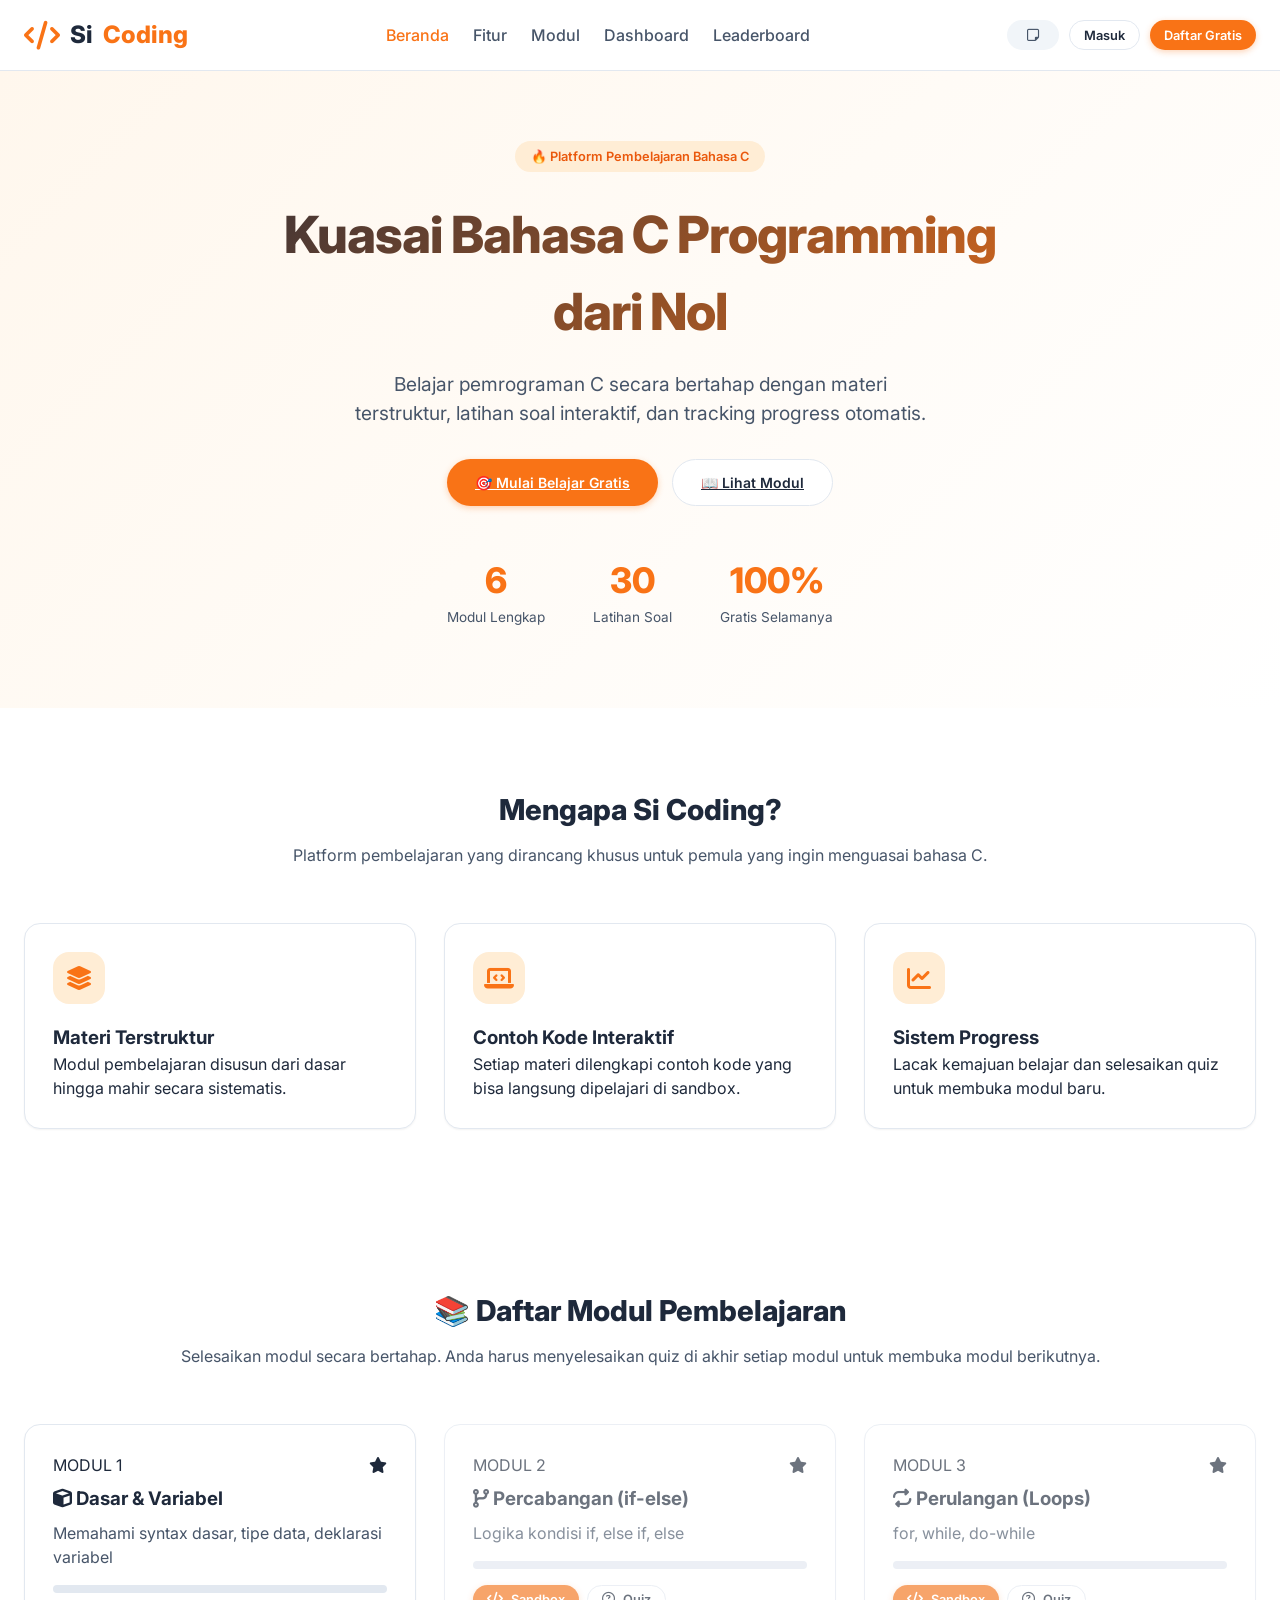
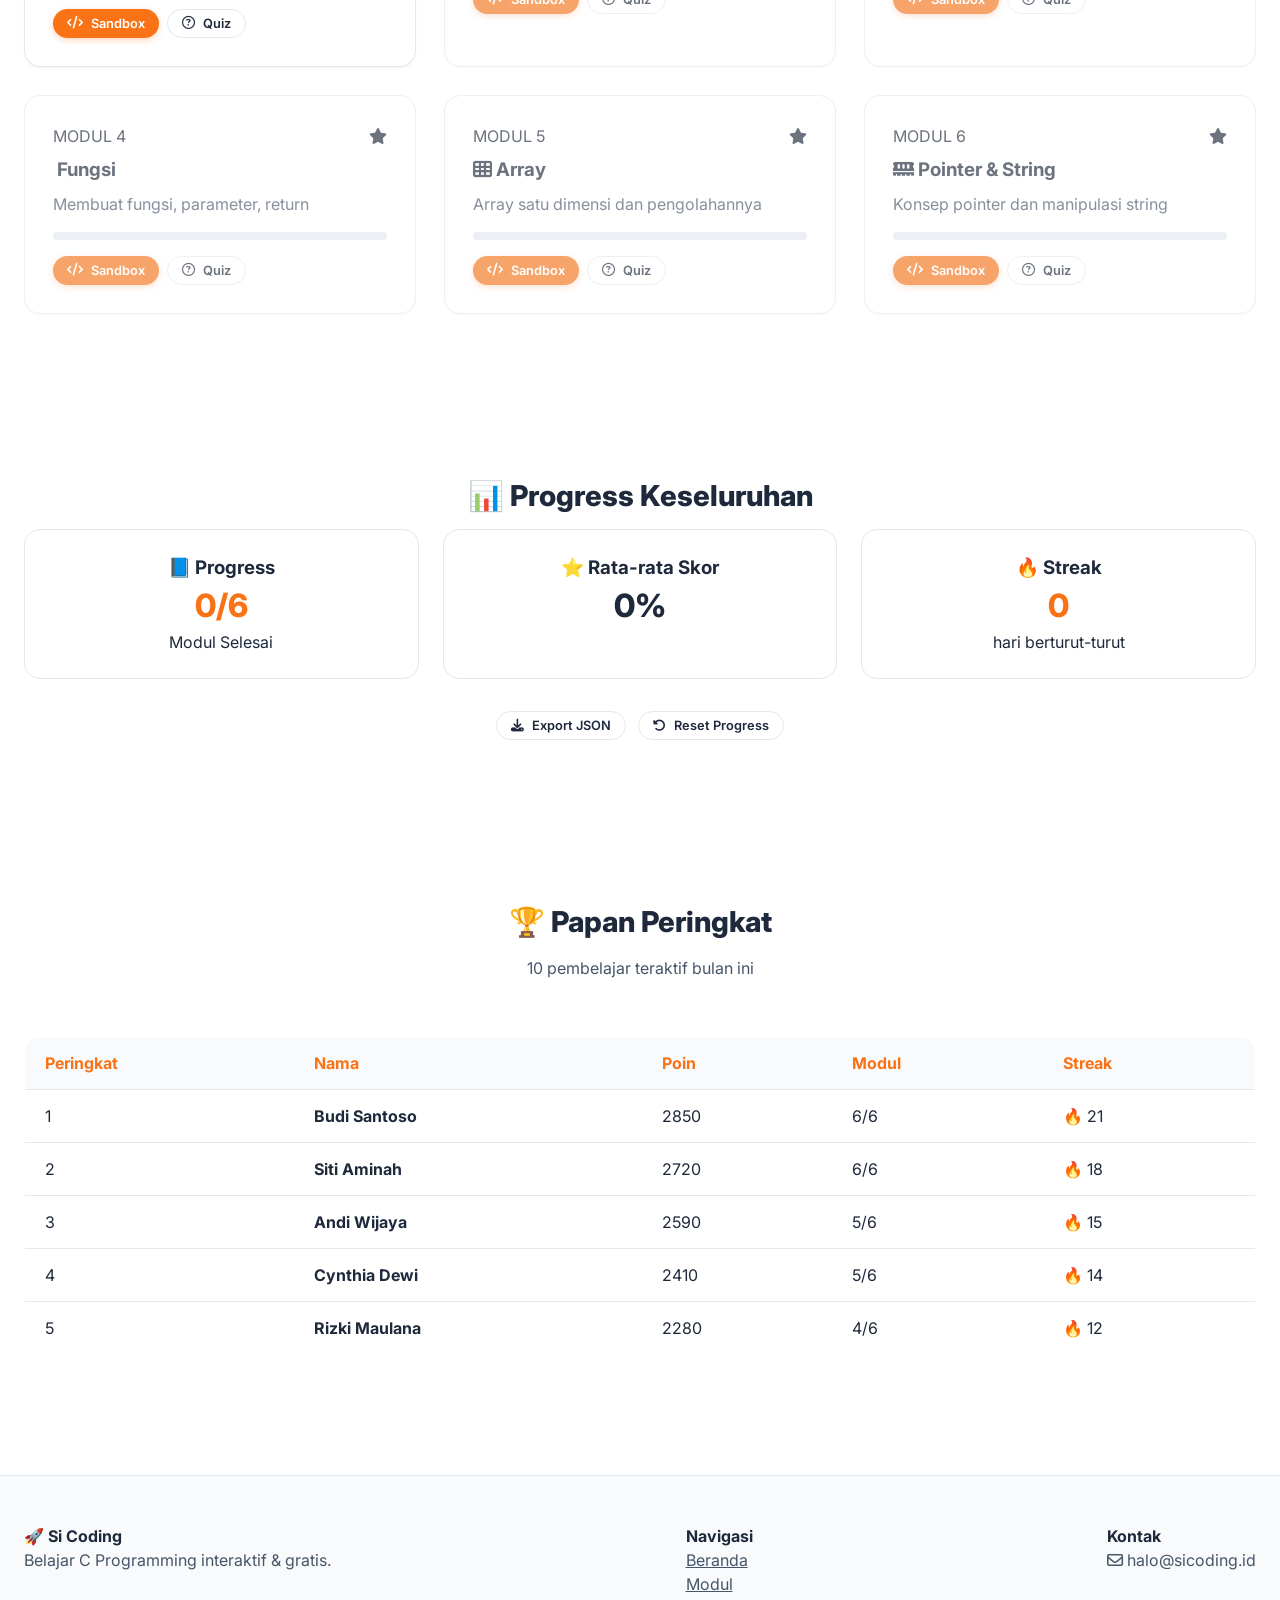
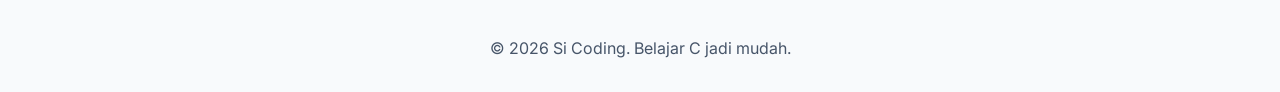
<file: index.html>
<!DOCTYPE html>
<html lang="id">

<head>
    <meta charset="UTF-8">
    <meta name="viewport" content="width=device-width, initial-scale=1.0, viewport-fit=cover">
    <meta name="description"
        content="Platform pembelajaran Bahasa C interaktif. Belajar C Programming dari nol dengan modul terstruktur, quiz, dan code sandbox.">
    <title>Si Coding | Belajar Bahasa C Interaktif</title>
    <link
        href="https://fonts.googleapis.com/css2?family=Inter:opsz,wght@14..32,300;14..32,400;14..32,500;14..32,600;14..32,700;14..32,800&display=swap"
        rel="stylesheet">
    <link rel="stylesheet" href="https://cdnjs.cloudflare.com/ajax/libs/font-awesome/6.4.0/css/all.min.css">
    <style>
        * {
            margin: 0;
            padding: 0;
            box-sizing: border-box;
        }

        body {
            font-family: 'Inter', sans-serif;
            background: #ffffff;
            color: #1e293b;
            line-height: 1.5;
            font-size: 16px;
        }

        :root {
            --orange: #f97316;
            --orange-dark: #ea580c;
            --orange-light: #ffedd5;
            --gray-50: #f8fafc;
            --gray-100: #f1f5f9;
            --gray-200: #e2e8f0;
            --gray-600: #475569;
            --gray-800: #1e293b;
            --shadow-sm: 0 1px 2px 0 rgb(0 0 0 / 0.05);
            --shadow-md: 0 4px 6px -1px rgb(0 0 0 / 0.1), 0 2px 4px -1px rgb(0 0 0 / 0.06);
            --shadow-lg: 0 10px 15px -3px rgb(0 0 0 / 0.1), 0 4px 6px -2px rgb(0 0 0 / 0.05);
            --radius-xl: 1.5rem;
            --radius-lg: 1rem;
            --radius-md: 0.75rem;
        }

        .container {
            max-width: 1280px;
            margin: 0 auto;
            padding: 0 24px;
        }

        /* HEADER */
        .header {
            background: white;
            border-bottom: 1px solid var(--gray-200);
            position: sticky;
            top: 0;
            z-index: 100;
            backdrop-filter: blur(8px);
            background: rgba(255, 255, 255, 0.96);
        }

        .header-inner {
            display: flex;
            justify-content: space-between;
            align-items: center;
            height: 70px;
        }

        .logo {
            display: flex;
            align-items: center;
            gap: 10px;
            font-weight: 800;
            font-size: 1.5rem;
            color: var(--gray-800);
        }

        .logo i {
            color: var(--orange);
            font-size: 1.8rem;
        }

        .logo span {
            color: var(--orange);
        }

        .nav {
            display: flex;
            gap: 24px;
            align-items: center;
        }

        .nav a {
            text-decoration: none;
            color: var(--gray-600);
            font-weight: 500;
            transition: 0.2s;
        }

        .nav a:hover,
        .nav a.active {
            color: var(--orange);
        }

        .btn {
            display: inline-flex;
            align-items: center;
            gap: 8px;
            padding: 8px 20px;
            border-radius: 40px;
            font-weight: 600;
            font-size: 0.875rem;
            transition: all 0.2s;
            cursor: pointer;
            border: none;
            background: transparent;
            font-family: inherit;
        }

        .btn-primary {
            background: var(--orange);
            color: white;
            box-shadow: 0 2px 6px rgba(249, 115, 22, 0.3);
        }

        .btn-primary:hover {
            background: var(--orange-dark);
            transform: translateY(-2px);
            box-shadow: 0 8px 18px rgba(249, 115, 22, 0.25);
        }

        .btn-outline {
            border: 1.5px solid var(--gray-200);
            background: white;
            color: var(--gray-800);
        }

        .btn-outline:hover {
            border-color: var(--orange);
            color: var(--orange);
        }

        .btn-ghost {
            background: var(--gray-100);
            color: var(--gray-600);
        }

        .btn-ghost:hover {
            background: var(--gray-200);
            color: var(--orange);
        }

        .btn-sm {
            padding: 6px 14px;
            font-size: 0.8rem;
        }

        /* Hero Section */
        .hero {
            background: linear-gradient(135deg, #fff7ed 0%, #ffffff 100%);
            padding: 70px 0 80px;
            text-align: center;
        }

        .hero-badge {
            display: inline-block;
            background: var(--orange-light);
            color: var(--orange-dark);
            padding: 6px 16px;
            border-radius: 40px;
            font-size: 0.8rem;
            font-weight: 600;
            margin-bottom: 24px;
        }

        .hero h1 {
            font-size: 3.2rem;
            font-weight: 800;
            letter-spacing: -0.02em;
            margin-bottom: 20px;
            background: linear-gradient(135deg, var(--gray-800), var(--orange));
            background-clip: text;
            -webkit-background-clip: text;
            color: transparent;
        }

        .hero p {
            font-size: 1.2rem;
            color: var(--gray-600);
            max-width: 580px;
            margin: 0 auto 32px;
        }

        .stats {
            display: flex;
            justify-content: center;
            gap: 48px;
            margin-top: 48px;
            flex-wrap: wrap;
        }

        .stat-item {
            text-align: center;
        }

        .stat-number {
            font-size: 2.2rem;
            font-weight: 800;
            color: var(--orange);
        }

        .stat-label {
            color: var(--gray-600);
            font-size: 0.85rem;
        }

        /* Section umum */
        .section {
            padding: 80px 0;
        }

        .section-title {
            font-size: 1.8rem;
            font-weight: 800;
            text-align: center;
            margin-bottom: 12px;
        }

        .section-sub {
            text-align: center;
            color: var(--gray-600);
            margin-bottom: 56px;
        }

        /* Cards grid */
        .features-grid,
        .modules-grid {
            display: grid;
            grid-template-columns: repeat(auto-fit, minmax(300px, 1fr));
            gap: 28px;
        }

        .feature-card,
        .module-card {
            background: white;
            border: 1px solid var(--gray-200);
            border-radius: var(--radius-lg);
            padding: 28px;
            transition: all 0.25s;
            box-shadow: var(--shadow-sm);
        }

        .feature-card:hover,
        .module-card:hover {
            transform: translateY(-4px);
            border-color: var(--orange);
            box-shadow: var(--shadow-lg);
        }

        .feature-icon {
            width: 52px;
            height: 52px;
            background: var(--orange-light);
            border-radius: 16px;
            display: flex;
            align-items: center;
            justify-content: center;
            font-size: 1.5rem;
            color: var(--orange);
            margin-bottom: 20px;
        }

        .module-card.completed {
            border-left: 4px solid var(--orange);
        }

        .module-card.locked {
            opacity: 0.65;
            pointer-events: none;
            filter: grayscale(0.05);
        }

        .progress-bar {
            height: 8px;
            background: var(--gray-200);
            border-radius: 20px;
            margin: 16px 0;
        }

        .progress-fill {
            background: var(--orange);
            width: 0%;
            height: 100%;
            border-radius: 20px;
            transition: width 0.3s;
        }

        .bookmark-star {
            cursor: pointer;
            color: var(--gray-400);
            transition: 0.2s;
        }

        .bookmark-star.bookmarked {
            color: var(--orange);
        }

        /* Dashboard */
        .dashboard-grid {
            display: grid;
            grid-template-columns: repeat(auto-fit, minmax(220px, 1fr));
            gap: 24px;
            margin-bottom: 32px;
        }

        .dashboard-card {
            background: white;
            border: 1px solid var(--gray-200);
            border-radius: var(--radius-lg);
            padding: 24px;
            text-align: center;
        }

        .leaderboard-table {
            width: 100%;
            background: white;
            border-radius: var(--radius-lg);
            border-collapse: collapse;
            overflow: hidden;
            border: 1px solid var(--gray-200);
        }

        .leaderboard-table th,
        .leaderboard-table td {
            padding: 14px 20px;
            text-align: left;
            border-bottom: 1px solid var(--gray-200);
        }

        .leaderboard-table th {
            background: var(--gray-50);
            color: var(--orange);
        }

        /* Modal sandbox & quiz */
        .modal-overlay {
            display: none;
            position: fixed;
            inset: 0;
            background: rgba(0, 0, 0, 0.6);
            backdrop-filter: blur(6px);
            z-index: 1000;
            justify-content: center;
            align-items: center;
            padding: 20px;
        }

        .modal-overlay.active {
            display: flex;
        }

        .modal-content {
            background: white;
            border-radius: var(--radius-xl);
            max-width: 850px;
            width: 100%;
            max-height: 90vh;
            overflow-y: auto;
            border: 1px solid var(--gray-200);
            box-shadow: var(--shadow-lg);
        }

        .modal-header {
            padding: 18px 24px;
            border-bottom: 1px solid var(--gray-200);
            display: flex;
            justify-content: space-between;
            align-items: center;
        }

        .modal-body {
            padding: 24px;
        }

        .code-editor {
            background: #0f172a;
            border-radius: 12px;
            padding: 20px;
            font-family: 'Monaco', 'Fira Code', monospace;
            font-size: 0.85rem;
            color: #e2e8f0;
            width: 100%;
            border: none;
            resize: vertical;
        }

        .console-output {
            background: #0f172a;
            border-radius: 12px;
            padding: 16px;
            font-family: monospace;
            font-size: 0.85rem;
            color: #10b981;
            margin-top: 12px;
        }

        .quiz-option {
            display: block;
            width: 100%;
            text-align: left;
            padding: 12px 16px;
            margin: 8px 0;
            background: var(--gray-50);
            border: 1px solid var(--gray-200);
            border-radius: var(--radius-md);
            cursor: pointer;
            transition: 0.2s;
        }

        .quiz-option:hover {
            border-color: var(--orange);
        }

        .quiz-option.selected {
            border-color: var(--orange);
            background: var(--orange-light);
        }

        .toast-container {
            position: fixed;
            bottom: 24px;
            right: 24px;
            z-index: 9999;
            display: flex;
            flex-direction: column;
            gap: 10px;
        }

        .toast {
            background: white;
            border-left: 4px solid var(--orange);
            padding: 12px 20px;
            border-radius: 12px;
            box-shadow: var(--shadow-md);
        }

        .footer {
            background: var(--gray-50);
            border-top: 1px solid var(--gray-200);
            padding: 48px 0 32px;
            margin-top: 40px;
        }

        @media (max-width: 768px) {
            .nav {
                display: none;
            }

            .mobile-menu-toggle {
                display: block;
                background: none;
                border: none;
                font-size: 1.5rem;
            }

            .hero h1 {
                font-size: 2rem;
            }
        }

        .mobile-menu-toggle {
            display: none;
        }

        .notes-panel {
            position: fixed;
            right: 0;
            top: 70px;
            bottom: 0;
            width: 340px;
            background: white;
            border-left: 1px solid var(--gray-200);
            transform: translateX(100%);
            transition: transform 0.25s;
            z-index: 1001;
            padding: 24px;
            overflow-y: auto;
        }

        .notes-panel.open {
            transform: translateX(0);
        }

        .confetti {
            position: fixed;
            inset: 0;
            pointer-events: none;
            z-index: 9998;
        }
    </style>
</head>

<body>

    <header class="header">
        <div class="container header-inner">
            <div class="logo"><i class="fa-solid fa-code"></i> Si<span>Coding</span></div>
            <button class="mobile-menu-toggle" id="mobileMenuToggle"><i class="fa-solid fa-bars"></i></button>
            <nav class="nav" id="mainNav">
                <a href="#hero" class="active">Beranda</a>
                <a href="#fitur">Fitur</a>
                <a href="#modul">Modul</a>
                <a href="#dashboard">Dashboard</a>
                <a href="#leaderboard">Leaderboard</a>
            </nav>
            <div style="display: flex; gap: 10px;">
                <button class="btn btn-ghost" id="notesToggle"><i class="fa-regular fa-note-sticky"></i></button>
                <button class="btn btn-outline btn-sm" id="loginBtn">Masuk</button>
                <button class="btn btn-primary btn-sm" id="registerBtn">Daftar Gratis</button>
            </div>
        </div>
    </header>

    <main>
        <!-- Hero section -->
        <section class="hero" id="hero">
            <div class="container">
                <div class="hero-badge">🔥 Platform Pembelajaran Bahasa C</div>
                <h1>Kuasai Bahasa C Programming<br>dari Nol</h1>
                <p>Belajar pemrograman C secara bertahap dengan materi terstruktur, latihan soal interaktif, dan
                    tracking progress otomatis.</p>
                <div style="display: flex; gap: 14px; justify-content: center; flex-wrap: wrap;">
                    <a href="#modul" class="btn btn-primary" style="padding: 12px 28px;">🎯 Mulai Belajar Gratis</a>
                    <a href="#fitur" class="btn btn-outline" style="padding: 12px 28px;">📖 Lihat Modul</a>
                </div>
                <div class="stats">
                    <div class="stat-item">
                        <div class="stat-number" data-count="6">0</div>
                        <div class="stat-label">Modul Lengkap</div>
                    </div>
                    <div class="stat-item">
                        <div class="stat-number" data-count="30">0</div>
                        <div class="stat-label">Latihan Soal</div>
                    </div>
                    <div class="stat-item">
                        <div class="stat-number" data-count="100">0</div>
                        <div class="stat-label">Gratis Selamanya</div>
                    </div>
                </div>
            </div>
        </section>

        <!-- Fitur Mengapa Si Coding -->
        <section class="section" id="fitur">
            <div class="container">
                <h2 class="section-title">Mengapa Si Coding?</h2>
                <p class="section-sub">Platform pembelajaran yang dirancang khusus untuk pemula yang ingin menguasai
                    bahasa C.</p>
                <div class="features-grid">
                    <div class="feature-card">
                        <div class="feature-icon"><i class="fa-solid fa-layer-group"></i></div>
                        <h3>Materi Terstruktur</h3>
                        <p>Modul pembelajaran disusun dari dasar hingga mahir secara sistematis.</p>
                    </div>
                    <div class="feature-card">
                        <div class="feature-icon"><i class="fa-solid fa-laptop-code"></i></div>
                        <h3>Contoh Kode Interaktif</h3>
                        <p>Setiap materi dilengkapi contoh kode yang bisa langsung dipelajari di sandbox.</p>
                    </div>
                    <div class="feature-card">
                        <div class="feature-icon"><i class="fa-solid fa-chart-line"></i></div>
                        <h3>Sistem Progress</h3>
                        <p>Lacak kemajuan belajar dan selesaikan quiz untuk membuka modul baru.</p>
                    </div>
                </div>
            </div>
        </section>

        <!-- Daftar Modul -->
        <section class="section" id="modul">
            <div class="container">
                <h2 class="section-title">📚 Daftar Modul Pembelajaran</h2>
                <p class="section-sub">Selesaikan modul secara bertahap. Anda harus menyelesaikan quiz di akhir setiap
                    modul untuk membuka modul berikutnya.</p>
                <div class="modules-grid" id="modulesGrid"></div>
            </div>
        </section>

        <!-- Dashboard -->
        <section class="section" id="dashboard">
            <div class="container">
                <h2 class="section-title">📊 Progress Keseluruhan</h2>
                <div class="dashboard-grid" id="dashboardGrid"></div>
                <div style="display: flex; gap: 12px; justify-content: center; margin-top: 20px;">
                    <button class="btn btn-outline btn-sm" id="exportBtn"><i class="fa-solid fa-download"></i> Export
                        JSON</button>
                    <button class="btn btn-outline btn-sm" id="resetBtn"><i class="fa-solid fa-rotate-left"></i> Reset
                        Progress</button>
                </div>
            </div>
        </section>

        <!-- Leaderboard -->
        <section class="section" id="leaderboard">
            <div class="container">
                <h2 class="section-title">🏆 Papan Peringkat</h2>
                <p class="section-sub">10 pembelajar teraktif bulan ini</p>
                <div style="overflow-x: auto;">
                    <table class="leaderboard-table">
                        <thead>
                            <tr>
                                <th>Peringkat</th>
                                <th>Nama</th>
                                <th>Poin</th>
                                <th>Modul</th>
                                <th>Streak</th>
                            </tr>
                        </thead>
                        <tbody id="leaderboardBody"></tbody>
                    </table>
                </div>
            </div>
        </section>
    </main>

    <footer class="footer">
        <div class="container" style="display: flex; justify-content: space-between; flex-wrap: wrap; gap: 32px;">
            <div>
                <h4>🚀 Si Coding</h4>
                <p style="color: var(--gray-600);">Belajar C Programming interaktif & gratis.</p>
            </div>
            <div>
                <h4>Navigasi</h4>
                <ul style="list-style: none;">
                    <li><a href="#hero" style="color: var(--gray-600);">Beranda</a></li>
                    <li><a href="#modul" style="color: var(--gray-600);">Modul</a></li>
                </ul>
            </div>
            <div>
                <h4>Kontak</h4>
                <p style="color: var(--gray-600);"><i class="fa-regular fa-envelope"></i> halo@sicoding.id</p>
            </div>
        </div>
        <div class="container" style="text-align: center; margin-top: 40px; color: var(--gray-600);">&copy; 2026 Si
            Coding. Belajar C jadi mudah.</div>
    </footer>

    <!-- Modals -->
    <div class="modal-overlay" id="sandboxOverlay">
        <div class="modal-content">
            <div class="modal-header">
                <h3 id="sandboxTitle">🧪 Code Sandbox C</h3><button class="btn btn-ghost btn-sm"
                    id="closeSandbox">&times;</button>
            </div>
            <div class="modal-body"><textarea class="code-editor" id="codeEditor"
                    rows="8">#include <stdio.h>\n\nint main() {\n    printf("Halo, C Programming!\\n");\n    return 0;\n}</textarea>
                <div style="margin: 12px 0;"><button class="btn btn-primary btn-sm" id="runCodeBtn"><i
                            class="fa-solid fa-play"></i> Jalankan</button><button class="btn btn-outline btn-sm"
                        id="resetCodeBtn">Reset</button></div>
                <div class="console-output" id="consoleOutput">// Output akan muncul di sini...</div>
                <div class="hint-box"
                    style="margin-top: 12px; cursor: pointer; background: var(--orange-light); padding: 8px 12px; border-radius: 12px;"
                    id="hintBox"><strong>💡 Tips</strong> <span id="hintContent"></span></div>
            </div>
        </div>
    </div>
    <div class="modal-overlay" id="quizOverlay">
        <div class="modal-content" id="quizModal"></div>
    </div>
    <div class="modal-overlay" id="certificateOverlay">
        <div class="modal-content" id="certificateContent"></div>
    </div>
    <div class="notes-panel" id="notesPanel">
        <h3>📝 Catatan Saya</h3>
        <p>Modul: <strong id="notesModuleLabel">-</strong></p><textarea id="notesTextarea" rows="5"
            placeholder="Tulis catatan belajar C..."></textarea><button class="btn btn-primary btn-sm" id="saveNotesBtn"
            style="width:100%; margin-top: 12px;">💾 Simpan</button>
        <hr style="margin: 16px 0;">
        <h4>⭐ Bookmark Modul</h4>
        <div id="bookmarkList"></div><button class="btn btn-outline btn-sm" id="closeNotesPanel"
            style="margin-top:16px;">Tutup Panel</button>
    </div>
    <div class="toast-container" id="toastContainer"></div>
    <div class="confetti" id="confettiContainer"></div>

    <script>
        // Data modul Bahasa C
        const modules = [
            { id: 1, title: "Dasar & Variabel", desc: "Memahami syntax dasar, tipe data, deklarasi variabel", icon: "fa-solid fa-cube", duration: "25 menit", defaultCode: "#include <stdio.h>\nint main() {\n    int umur = 20;\n    printf(\"Umur: %d\\n\", umur);\n    return 0;\n}", hint: "Gunakan %d untuk integer, %f untuk float.", quiz: [{ q: "Apa fungsi `#include <stdio.h>`?", opts: ["Menjalankan program", "Menyertakan library input-output", "Mendeklarasikan variabel"], answer: 1 }, { q: "Tipe data untuk bilangan bulat?", opts: ["float", "char", "int"], answer: 2 }, { q: "Simbol komentar satu baris di C?", opts: ["//", "/* */", "#"], answer: 0 }] },
            { id: 2, title: "Percabangan (if-else)", desc: "Logika kondisi if, else if, else", icon: "fa-solid fa-code-branch", duration: "30 menit", defaultCode: "#include <stdio.h>\nint main() {\n    int nilai = 85;\n    if(nilai >= 80) printf(\"Lulus\\n\");\n    else printf(\"Remidi\\n\");\n    return 0;\n}", hint: "Gunakan if untuk percabangan.", quiz: [{ q: "Output jika nilai = 70? (if nilai>=80)", opts: ["Lulus", "Remidi", "Error"], answer: 1 }, { q: "Operator logika AND di C?", opts: ["&", "&&", "and"], answer: 1 }, { q: "else if digunakan untuk?", opts: ["Perulangan", "Percabangan bertingkat", "Deklarasi"], answer: 1 }] },
            { id: 3, title: "Perulangan (Loops)", desc: "for, while, do-while", icon: "fa-solid fa-repeat", duration: "35 menit", defaultCode: "#include <stdio.h>\nint main() {\n    for(int i=1; i<=3; i++) {\n        printf(\"Iterasi %d\\n\", i);\n    }\n    return 0;\n}", hint: "Hati-hati infinite loop!", quiz: [{ q: "Perulangan for (i=0;i<3;i++) berapa kali?", opts: ["2", "3", "4"], answer: 1 }, { q: "Keyword untuk keluar dari loop?", opts: ["break", "exit", "continue"], answer: 0 }, { q: "Loop yang menjamin minimal 1x eksekusi?", opts: ["for", "while", "do-while"], answer: 2 }] },
            { id: 4, title: "Fungsi", desc: "Membuat fungsi, parameter, return", icon: "fa-solid fa-function", duration: "30 menit", defaultCode: "#include <stdio.h>\nint tambah(int a, int b) {\n    return a + b;\n}\nint main() {\n    int hasil = tambah(5,3);\n    printf(\"Hasil: %d\\n\", hasil);\n    return 0;\n}", hint: "Fungsi dapat mengembalikan nilai dengan return.", quiz: [{ q: "Keyword mengembalikan nilai?", opts: ["return", "void", "break"], answer: 0 }, { q: "Tipe data fungsi yang tidak mengembalikan nilai?", opts: ["int", "float", "void"], answer: 2 }, { q: "Parameter fungsi bersifat?", opts: ["Lokal", "Global", "Statis"], answer: 0 }] },
            { id: 5, title: "Array", desc: "Array satu dimensi dan pengolahannya", icon: "fa-solid fa-table-cells", duration: "30 menit", defaultCode: "#include <stdio.h>\nint main() {\n    int angka[3] = {10,20,30};\n    printf(\"Elemen pertama: %d\\n\", angka[0]);\n    return 0;\n}", hint: "Indeks array dimulai dari 0.", quiz: [{ q: "Indeks pertama array?", opts: ["1", "0", "-1"], answer: 1 }, { q: "Deklarasi array 5 integer benar?", opts: ["int arr[5];", "array int[5];", "int arr(5);"], answer: 0 }, { q: "Mengakses elemen ke-3?", opts: ["arr[2]", "arr[3]", "arr(3)"], answer: 0 }] },
            { id: 6, title: "Pointer & String", desc: "Konsep pointer dan manipulasi string", icon: "fa-solid fa-memory", duration: "40 menit", defaultCode: "#include <stdio.h>\nint main() {\n    char nama[] = \"Si Coding\";\n    printf(\"Halo %s\\n\", nama);\n    return 0;\n}", hint: "Pointer menyimpan alamat memori.", quiz: [{ q: "Operator alamat di C?", opts: ["*", "&", "#"], answer: 1 }, { q: "String diakhiri dengan?", opts: ["\\n", "\\0", "\\t"], answer: 1 }, { q: "Deklarasi pointer ke integer?", opts: ["int *ptr;", "ptr int;", "int& ptr;"], answer: 0 }] }
        ];

        let state = {
            moduleProgress: {},
            streakDates: [],
            totalTimeSpent: 0,
            currentQuizModule: null,
            quizAnswers: [],
            quizTimer: null,
            quizIndex: 0
        };

        function loadState() {
            let saved = localStorage.getItem("cState");
            if (saved) Object.assign(state, JSON.parse(saved));
            modules.forEach(m => {
                if (!state.moduleProgress[m.id]) state.moduleProgress[m.id] = { completed: false, quizScore: 0, code: m.defaultCode, notes: "", bookmarked: false };
            });
        }
        function saveState() { localStorage.setItem("cState", JSON.stringify(state)); }

        function showToast(msg, type = "info") {
            let cont = document.getElementById("toastContainer");
            let t = document.createElement("div");
            t.className = "toast";
            t.innerHTML = `<i class="fa-regular fa-bell"></i> ${msg}`;
            cont.appendChild(t);
            setTimeout(() => t.remove(), 2500);
        }

        function triggerConfetti() { for (let i = 0; i < 60; i++) { let c = document.createElement("div"); c.style.position = "absolute"; c.style.width = Math.random() * 8 + 5 + "px"; c.style.height = c.style.width; c.style.backgroundColor = ["#f97316", "#ea580c", "#fb923c"][Math.floor(Math.random() * 3)]; c.style.left = Math.random() * 100 + "%"; c.style.top = "-20px"; c.style.animation = "fall 2s linear forwards"; document.getElementById("confettiContainer").appendChild(c); setTimeout(() => c.remove(), 2000); } }
        const style = document.createElement("style"); style.textContent = `@keyframes fall { to { transform: translateY(100vh) rotate(360deg); opacity:0; } }`; document.head.appendChild(style);

        function renderModules() {
            let grid = document.getElementById("modulesGrid");
            grid.innerHTML = modules.map((m, idx) => {
                let prog = state.moduleProgress[m.id];
                let prevCompleted = idx === 0 || state.moduleProgress[modules[idx - 1].id]?.completed;
                let locked = !prevCompleted && idx !== 0;
                return `<div class="module-card ${prog.completed ? 'completed' : ''} ${locked ? 'locked' : ''}" data-id="${m.id}">
                        <div style="display:flex; justify-content:space-between;"><span class="module-card__number">MODUL ${m.id}</span><span class="bookmark-star ${prog.bookmarked ? 'bookmarked' : ''}" onclick="toggleBookmark(${m.id}, this)"><i class="fa-solid fa-star"></i></span></div>
                        <h3 style="margin:8px 0"><i class="${m.icon}"></i> ${m.title}</h3>
                        <p style="color:var(--gray-600);">${m.desc}</p>
                        <div class="progress-bar"><div class="progress-fill" style="width:${prog.completed ? 100 : 0}%"></div></div>
                        <div style="display:flex; gap:8px; flex-wrap:wrap; margin-top:12px;">
                            <button class="btn btn-primary btn-sm" onclick="openSandbox(${m.id})" ${locked ? 'disabled' : ''}><i class="fa-solid fa-code"></i> Sandbox</button>
                            <button class="btn btn-outline btn-sm" onclick="openQuiz(${m.id})" ${locked ? 'disabled' : ''}><i class="fa-regular fa-circle-question"></i> Quiz</button>
                        </div>
                    </div>`;
            }).join('');
        }

        window.openSandbox = function (id) {
            let mod = modules.find(m => m.id === id);
            document.getElementById("sandboxTitle").innerHTML = `🧪 Sandbox: ${mod.title}`;
            document.getElementById("codeEditor").value = state.moduleProgress[id].code || mod.defaultCode;
            document.getElementById("hintContent").innerHTML = mod.hint;
            document.getElementById("sandboxOverlay").dataset.moduleId = id;
            document.getElementById("sandboxOverlay").classList.add("active");
        };
        document.getElementById("closeSandbox").onclick = () => document.getElementById("sandboxOverlay").classList.remove("active");
        document.getElementById("runCodeBtn").onclick = () => {
            let code = document.getElementById("codeEditor").value;
            let outputDiv = document.getElementById("consoleOutput");
            // Simulasi sederhana: menangkap printf
            let outputs = [];
            let lines = code.split("\n");
            for (let line of lines) {
                let match = line.match(/printf\(["'](.*?)["']/);
                if (match) outputs.push(match[1].replace(/\\n/g, ''));
            }
            outputDiv.innerHTML = outputs.length ? outputs.join("\n") : "(Simulasi: Kode C berhasil dianalisis. Gunakan kompiler lokal untuk eksekusi penuh.)";
            let mid = parseInt(document.getElementById("sandboxOverlay").dataset.moduleId);
            if (mid) { state.moduleProgress[mid].code = document.getElementById("codeEditor").value; saveState(); }
        };
        document.getElementById("resetCodeBtn").onclick = () => {
            let mid = parseInt(document.getElementById("sandboxOverlay").dataset.moduleId);
            let mod = modules.find(m => m.id === mid);
            if (mod) document.getElementById("codeEditor").value = mod.defaultCode;
            showToast("Kode direset ke default");
        };
        document.getElementById("hintBox").onclick = () => { alert(document.getElementById("hintContent").innerText); };

        // Quiz
        window.openQuiz = function (id) {
            state.currentQuizModule = id;
            state.quizIndex = 0;
            state.quizAnswers = [];
            renderQuizQuestion();
            document.getElementById("quizOverlay").classList.add("active");
        };
        function renderQuizQuestion() {
            let mod = modules.find(m => m.id === state.currentQuizModule);
            let q = mod.quiz[state.quizIndex];
            let modal = document.getElementById("quizModal");
            modal.innerHTML = `<div class="modal-header"><h3>📝 Quiz: ${mod.title}</h3><button class="btn btn-ghost btn-sm" onclick="closeQuiz()">&times;</button></div>
        <div class="modal-body">
            <p><strong>Pertanyaan ${state.quizIndex + 1}/${mod.quiz.length}</strong></p>
            <p style="margin:16px 0">${q.q}</p>
            <div id="quizOptions">${q.opts.map((opt, i) => `<button class="quiz-option" onclick="selectAnswer(${i})">${String.fromCharCode(65 + i)}. ${opt}</button>`).join('')}</div>
        </div>`;
        }
        window.selectAnswer = function (ans) {
            let mod = modules.find(m => m.id === state.currentQuizModule);
            let correct = mod.quiz[state.quizIndex].answer;
            state.quizAnswers.push(ans);
            let isCorrect = (ans === correct);
            if (state.quizIndex + 1 < mod.quiz.length) {
                state.quizIndex++;
                renderQuizQuestion();
            } else {
                let score = state.quizAnswers.reduce((acc, val, i) => acc + (val === mod.quiz[i].answer ? 1 : 0), 0);
                let percent = Math.round((score / mod.quiz.length) * 100);
                let passed = percent >= 70;
                if (state.moduleProgress[state.currentQuizModule]) {
                    state.moduleProgress[state.currentQuizModule].quizScore = percent;
                    if (passed) state.moduleProgress[state.currentQuizModule].completed = true;
                }
                let today = new Date().toISOString().split('T')[0];
                if (!state.streakDates.includes(today)) state.streakDates.push(today);
                saveState();
                renderModules(); renderDashboard();
                document.getElementById("quizModal").innerHTML = `<div class="modal-body"><h3>${passed ? "🎉 Selamat!" : "😔 Coba lagi"}</h3><p>Skor Anda: ${percent}%</p><button class="btn btn-primary" onclick="closeQuiz()">Tutup</button></div>`;
                if (passed) triggerConfetti();
                if (passed && modules.every(m => state.moduleProgress[m.id]?.completed)) setTimeout(() => { document.getElementById("certificateContent").innerHTML = `<div style="padding:32px; text-align:center;"><i class="fa-solid fa-certificate" style="font-size:4rem; color:var(--orange)"></i><h2>Sertifikat Kelulusan</h2><p>Selamat! Anda telah menyelesaikan seluruh modul C Programming.</p><button class="btn btn-primary" onclick="document.getElementById('certificateOverlay').classList.remove('active')">Tutup</button></div>`; document.getElementById("certificateOverlay").classList.add("active"); }, 500);
            }
        };
        window.closeQuiz = function () { document.getElementById("quizOverlay").classList.remove("active"); };

        function renderDashboard() {
            let completed = modules.filter(m => state.moduleProgress[m.id]?.completed).length;
            let total = modules.length;
            let avg = Math.round(modules.reduce((a, m) => a + (state.moduleProgress[m.id]?.quizScore || 0), 0) / total);
            let streak = (() => { if (!state.streakDates.length) return 0; let s = 1; let sorted = [...state.streakDates].sort().reverse(); for (let i = 1; i < sorted.length; i++) if ((new Date(sorted[i - 1]) - new Date(sorted[i])) / (86400000) === 1) s++; else break; return s; })();
            document.getElementById("dashboardGrid").innerHTML = `<div class="dashboard-card"><h3>📘 Progress</h3><div style="font-size:2rem; font-weight:800; color:var(--orange)">${completed}/${total}</div><p>Modul Selesai</p></div>
        <div class="dashboard-card"><h3>⭐ Rata-rata Skor</h3><div style="font-size:2rem; font-weight:800">${avg}%</div></div>
        <div class="dashboard-card"><h3>🔥 Streak</h3><div style="font-size:2rem; font-weight:800; color:var(--orange)">${streak}</div><p>hari berturut-turut</p></div>`;
        }
        function renderLeaderboard() {
            let dummy = [{ name: "Budi Santoso", points: 2850, modules: 6, streak: 21 }, { name: "Siti Aminah", points: 2720, modules: 6, streak: 18 }, { name: "Andi Wijaya", points: 2590, modules: 5, streak: 15 }, { name: "Cynthia Dewi", points: 2410, modules: 5, streak: 14 }, { name: "Rizki Maulana", points: 2280, modules: 4, streak: 12 }];
            document.getElementById("leaderboardBody").innerHTML = dummy.map((u, i) => `<tr><td>${i + 1}</td><td><strong>${u.name}</strong></td><td>${u.points}</td><td>${u.modules}/6</td><td>🔥 ${u.streak}</td></tr>`).join('');
        }
        window.toggleBookmark = function (id, el) {
            state.moduleProgress[id].bookmarked = !state.moduleProgress[id].bookmarked;
            el.classList.toggle("bookmarked");
            saveState();
            updateBookmarkList();
            showToast(state.moduleProgress[id].bookmarked ? "Modul ditandai" : "Bookmark dihapus");
        };
        function updateBookmarkList() {
            let bookmarked = modules.filter(m => state.moduleProgress[m.id]?.bookmarked);
            document.getElementById("bookmarkList").innerHTML = bookmarked.length ? bookmarked.map(m => `<div>⭐ Modul ${m.id}: ${m.title}</div>`).join('') : "Belum ada bookmark";
        }
        document.getElementById("notesToggle").onclick = () => document.getElementById("notesPanel").classList.toggle("open");
        document.getElementById("closeNotesPanel").onclick = () => document.getElementById("notesPanel").classList.remove("open");
        document.getElementById("saveNotesBtn").onclick = () => { if (window.activeNotes) state.moduleProgress[window.activeNotes].notes = document.getElementById("notesTextarea").value; saveState(); showToast("Catatan tersimpan"); };
        document.getElementById("exportBtn").onclick = () => { let a = document.createElement('a'); a.href = URL.createObjectURL(new Blob([JSON.stringify(state)])); a.download = "sicoding-progress.json"; a.click(); };
        document.getElementById("resetBtn").onclick = () => { if (confirm("Reset semua progress?")) { modules.forEach(m => { state.moduleProgress[m.id] = { completed: false, quizScore: 0, code: m.defaultCode, notes: "", bookmarked: false }; }); state.streakDates = []; saveState(); renderModules(); renderDashboard(); updateBookmarkList(); showToast("Progress direset"); } };
        document.getElementById("loginBtn").onclick = () => showToast("Fitur login segera hadir");
        document.getElementById("registerBtn").onclick = () => showToast("Pendaftaran gratis, selamat belajar!");

        function animateStats() {
            document.querySelectorAll("[data-count]").forEach(el => {
                let target = parseInt(el.dataset.count);
                let cur = 0;
                let step = Math.ceil(target / 30);
                let int = setInterval(() => {
                    cur += step;
                    if (cur >= target) {
                        let label = el.parentElement.querySelector(".stat-label");
                        if (label && label.innerText === "Gratis Selamanya") {
                            el.innerText = target + "%";
                        } else {
                            el.innerText = target;
                        }
                        clearInterval(int);
                    } else {
                        S
                        if (label && label.innerText === "Gratis Selamanya") {
                            el.innerText = cur + "%";
                        } else {
                            el.innerText = cur;
                        }
                    }
                }, 30);
            });
        }

        function init() {
            loadState();
            renderModules(); renderDashboard(); renderLeaderboard(); updateBookmarkList();
            animateStats();
            setInterval(() => { state.totalTimeSpent += 30; saveState(); }, 30000);
            window.activeNotes = 1;
        }
        init();
    </script>
</body>

</html>
</file>
